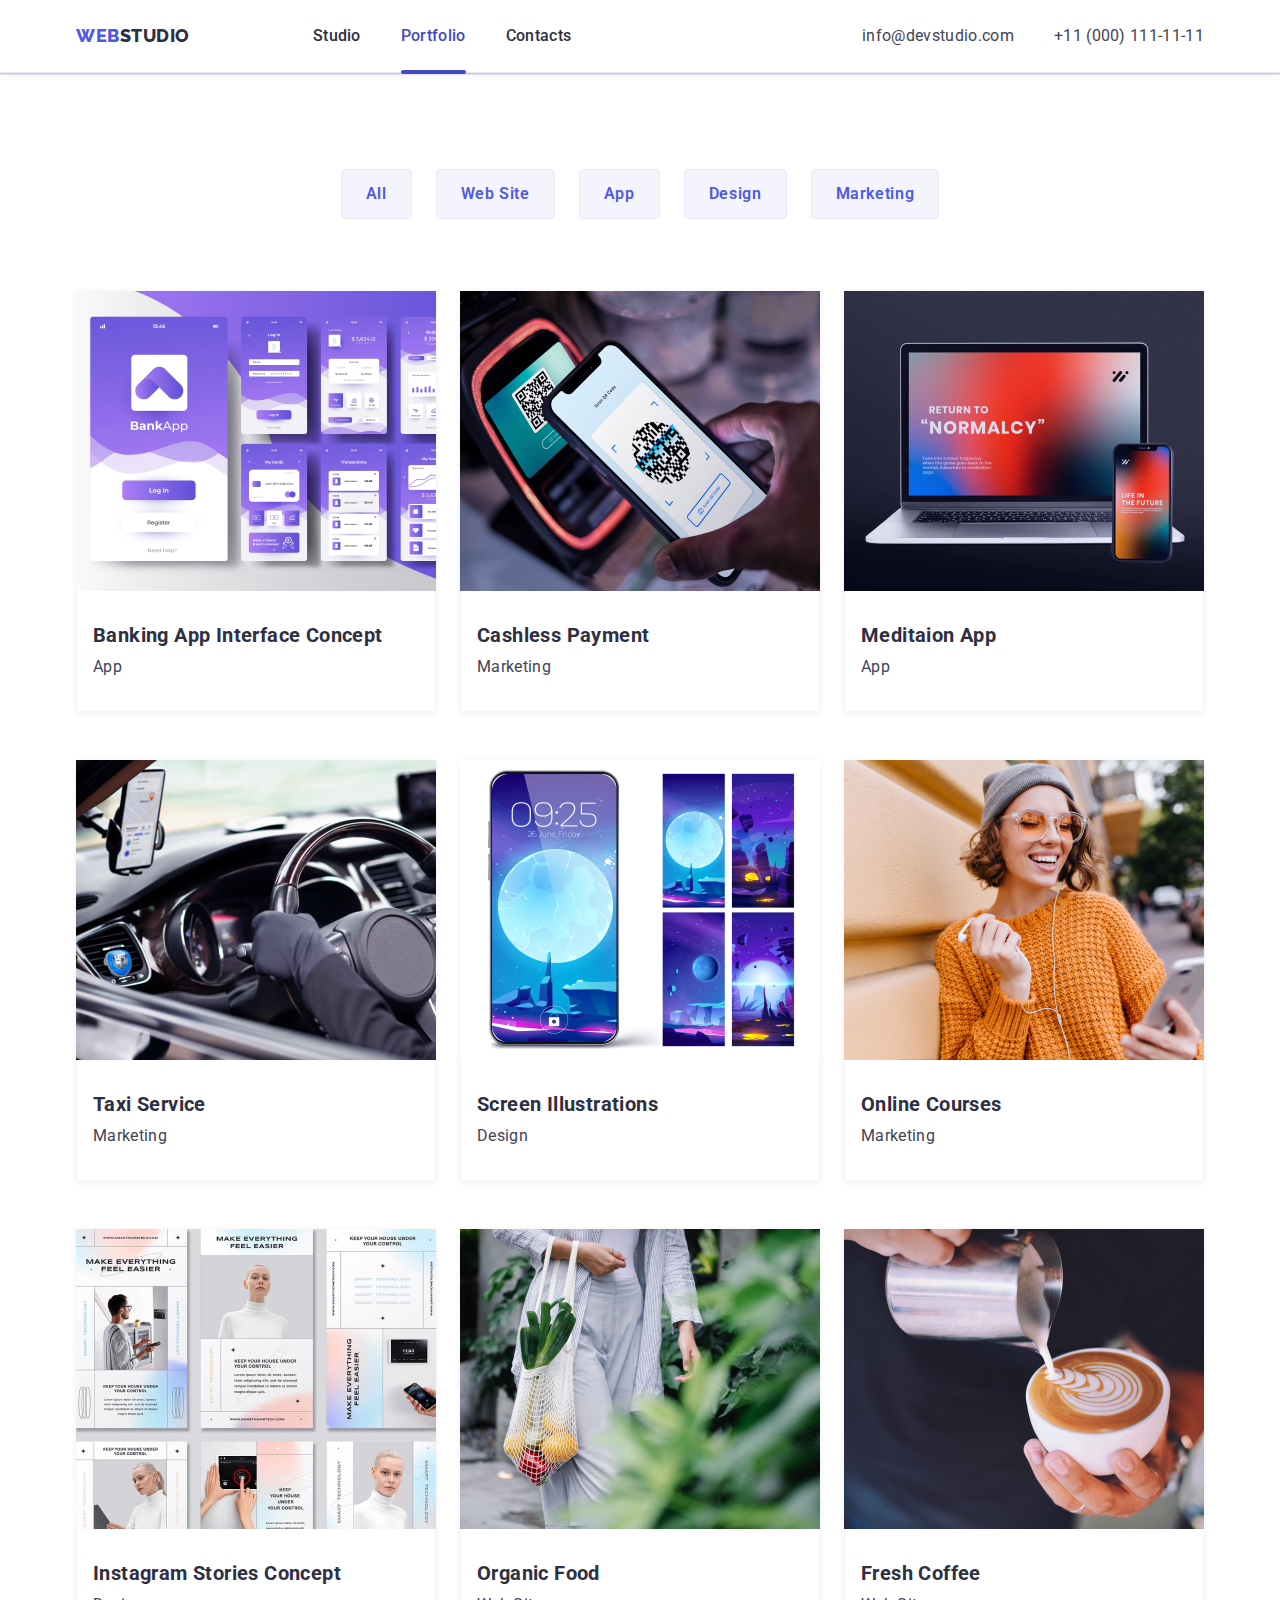
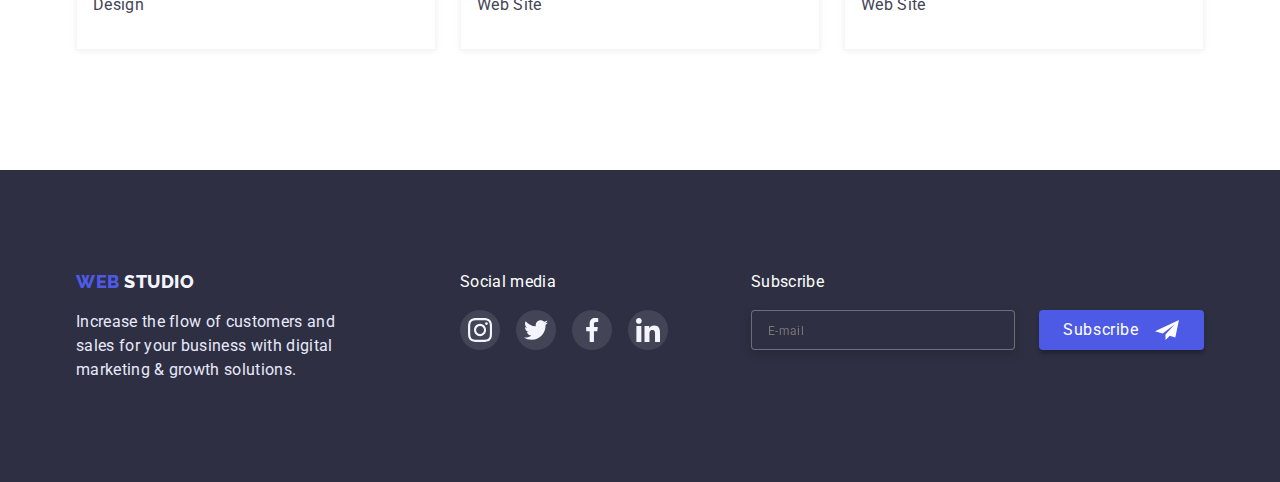
<file: portfolio.html>
<!DOCTYPE html>
<html lang="en">
	<head>
		<meta charset="UTF-8" />
		<meta http-equiv="X-UA-Compatible" content="IE=edge" />
		<meta name="viewport" content="width=device-width, initial-scale=1.0" />
		<title>Portfolio</title>
		
		<link rel="preconnect" href="https://fonts.googleapis.com" />
		<link rel="preconnect" href="https://fonts.gstatic.com" crossorigin />
		<link href="https://fonts.googleapis.com/css2?family=Raleway:wght@800&family=Roboto:wght@400;500;700;900&display=swap" rel="stylesheet"/>
		<link rel="stylesheet" href="https://cdnjs.cloudflare.com/ajax/libs/modern-normalize/1.0.0/modern-normalize.min.css"/>
		<link rel="stylesheet" href="./css/styles.css" />
	</head>
	<body>
		<!-- Шапка страницы -->
			<header class="page-header">
			<div class="container header-container">				
				<nav class="navigation">
					<a class="logo" href="./index.html">
						<span class="logo-blue">web</span>studio
					</a>
							<ul class="site-nav list">
						<li class="item"><a href="./index.html" class="link">Studio</a></li>
						<li class="item"><a href="./portfolio.html" class="item-index link link-current">Portfolio</a></li>
						<li class="item"><a href="" class="link">Contacts</a></li>
							</ul>
				</nav>
				<button type="button" 
				class="menu-toggle js-open-menu" 
				aria-expanded="false"
        		aria-controls="mobile-menu">
				<svg class="menu-hamburger" width="32" height="22">
            <use href="./image/icons.svg#menu-hamburger"></use></svg>
        </button>
		<ul class="menu">
						<li class="item"><a href="./index.html" class="link">Studio</a></li>
						<li class="item"><a href="./portfolio.html" class="item-index link active">Portfolio</a></li>
						<li class="item"><a href="" class="link">Contacts</a></li>
        </ul>
			<ul class="menu menu-contacts">
				<li class="contacts-list"><a href="mailto:info@devstudio.com" class="contacts-item">info@devstudio.com</a></li=i>
				<li class="contacts-list"><a href="tel:+110001111111" class="contacts-item">+11 (000) 111-11-11</a></li=i>
			</ul>
			</div>
		</header>
		<!-- Основная информация -->
		<main>
			<h1 class="hidden">Portfolio</h1>
			<!-- Фильтр -->
			<section class="port-sect section">	
				<div class="container">	
				<ul class="port-list list">
					<li class="but-item"><button class="port-button" type="button">All</button></li>
					<li class="but-item"><button class="port-button" type="button">Web Site</button></li>
					<li class="but-item"><button class="port-button" type="button">App</button></li>
					<li class="but-item"><button class="port-button" type="button">Design</button></li>
					<li class="but-item"><button class="port-button" type="button">Marketing</button></li>
				</ul>
				<ul class="port-work list">
					<li class="port-item">
						<a class="port-link" href="#">
						<div class="overlay-cont">
						<img src="./image/app1.jpg" alt="Banking App" width="360" />
						<p class="overlay-text">
                    14 Stylish and User-Friendly App Design Concepts · Task
                    Manager App · Calorie Tracker App · Exotic Fruit Ecommerce
                    App · Cloud Storage App</p>
						</div>
						<div class="list-ready"><h2 class="port-title ">Banking App Interface Concept</h2>
						<p>App</p>
							</div>
						</a>
					</li>
					<li class="port-item">
						<a class="port-link" href="#">
							<div class="overlay-cont">
						<img src="./image/marketing2.jpg" alt="Cashless Payment" width="360" />
						<p class="overlay-text">
                    14 Stylish and User-Friendly App Design Concepts · Task
                    Manager App · Calorie Tracker App · Exotic Fruit Ecommerce
                    App · Cloud Storage App</p>
						</div>
						<div class="list-ready"><h2 class="port-title ">Cashless Payment</h2>
						<p>Marketing</p>
						</div>
						</a>
					</li>
					<li class="port-item">
						<a class="port-link" href="#">
							<div class="overlay-cont">
						<img src="./image/app3.jpg" alt="Meditaion App" width="360" />
						<p class="overlay-text">
                    14 Stylish and User-Friendly App Design Concepts · Task
                    Manager App · Calorie Tracker App · Exotic Fruit Ecommerce
                    App · Cloud Storage App</p>
						</div>
						<div class="list-ready"><h2 class="port-title ">Meditaion App</h2>
						<p>App</p>
						</div>
						</a>
					</li>
					<li class="port-item">
						<a class="port-link" href="#">
							<div class="overlay-cont">
						<img src="./image/marketing4.jpg" alt="Taxi Service" width="360" />
						<p class="overlay-text">
                    14 Stylish and User-Friendly App Design Concepts · Task
                    Manager App · Calorie Tracker App · Exotic Fruit Ecommerce
                    App · Cloud Storage App</p>
						</div>
						<div class="list-ready"><h2 class="port-title ">Taxi Service</h2>
						<p>Marketing</p>
						</div>
						</a>
					</li>
					<li class="port-item">
						<a class="port-link" href="#">
							<div class="overlay-cont">
						<img src="./image/design5.jpg" alt="Screen Illustrations" width="360" />
						<p class="overlay-text">
                    14 Stylish and User-Friendly App Design Concepts · Task
                    Manager App · Calorie Tracker App · Exotic Fruit Ecommerce
                    App · Cloud Storage App</p>
						</div>
						<div class="list-ready"><h2 class="port-title ">Screen Illustrations</h2>
						<p>Design</p>
						</div>
						</a>
					</li>
					<li class="port-item">
						<a class="port-link" href="#">
							<div class="overlay-cont">
						<img src="./image/marketing6.jpg" alt="Online Courses" width="360" />
						<p class="overlay-text">
                    14 Stylish and User-Friendly App Design Concepts · Task
                    Manager App · Calorie Tracker App · Exotic Fruit Ecommerce
                    App · Cloud Storage App</p>
						</div>
						<div class="list-ready"><h2 class="port-title ">Online Courses</h2>
						<p>Marketing</p>
						</div>
						</a>
					</li>
					<li class="port-item">
						<a class="port-link" href="#">
							<div class="overlay-cont">
						<img src="./image/design7.jpg" alt="Instagram Stories Concept" width="360" />
						<p class="overlay-text">
                    14 Stylish and User-Friendly App Design Concepts · Task
                    Manager App · Calorie Tracker App · Exotic Fruit Ecommerce
                    App · Cloud Storage App</p>
						</div>
						<div class="list-ready"><h2 class="port-title ">Instagram Stories Concept</h2>
						<p>Design</p>
						</div>
						</a>
					</li>
					<li class="port-item">
						<a class="port-link" href="#">
							<div class="overlay-cont">
						<img src="./image/web8.jpg" alt="Organic Food" width="360" />
						<p class="overlay-text">
                    14 Stylish and User-Friendly App Design Concepts · Task
                    Manager App · Calorie Tracker App · Exotic Fruit Ecommerce
                    App · Cloud Storage App</p>
						</div>
						<div class="list-ready"><h2 class="port-title ">Organic Food</h2>
						<p>Web Site</p>
						</div>
						</a>
					</li>
					<li class="port-item">
						<a class="port-link" href="#">
							<div class="overlay-cont">
						<img src="./image/web9.jpg" alt="Fresh Coffee" width="360" />
						<p class="overlay-text">
                    14 Stylish and User-Friendly App Design Concepts · Task
                    Manager App · Calorie Tracker App · Exotic Fruit Ecommerce
                    App · Cloud Storage App</p>
						</div>
						<div class="list-ready"><h2 class="port-title ">Fresh Coffee</h2>
						<p>Web Site</p>
						</div>
						</a>
					</li>
				</ul>
				</div>
			</section>
		</main>
		<footer class="footer section">
			<div class="container footer-container">
				<div class="footer-center-tablet">
				<div class="footer-logo-info mrg-no">
			<a class="logo no-padding" href="./index.html">
				<span class="logo-blue">web</span>
				studio
			</a>
			<p class="text">
				Increase the flow of customers and sales for your business with digital marketing & growth solutions.
			</p>
			</div>
			<div class="footer-social mrg-no">
				<p class="footer-social-title">Social media</p>
				<ul class="footer-social-list list">
					<li class="footer-icon-item">
									<a class="footer-icon" href="https://www.instagram.com/">
										<svg class="svg-item" width="24" height="24">
											<use href="./image/icons.svg#icon-instagram"></use>	
										</svg>
									</a>
								</li>
								<li class="footer-icon-item">
									<a class="footer-icon" href="https://www.twitter.com/">
										<svg class="svg-item" width="24" height="24">
											<use href="./image/icons.svg#icon-twitter"></use>	
										</svg>
									</a>
								</li>
								<li class="footer-icon-item">
									<a class="footer-icon" href="https://www.facebook.com/">
										<svg class="svg-item" width="24" height="24">
											<use href="./image/icons.svg#icon-facebook"></use>	
										</svg>
									</a>
								</li>
								<li class="footer-icon-item">
									<a class="footer-icon" href="https://www.linkedin.com/">
										<svg class="svg-item" width="24" height="24">
											<use href="./image/icons.svg#icon-linkedin"></use>	
										</svg>
									</a>
								</li>	
				</ul>
			</div>
			</div>
			<div class="subscribe-container">
				<p class="footer-social-title">Subscribe</p>
				<form class="subscribe">
					<input class="input-footer" type="mail" name="email" placeholder="E-mail" required>
					<button class="subscribe-button" type="submit">Subscribe
						<svg class="subscribe-icon" width="24" height="24">
							<use class="subscribe-icon-item" href="./image/icons.svg#icon-footer-envelope"></use>
						</svg>						
					</button>
				</form>
			</div>
		</footer>
		<script src="./modal.js"></script>
	</body>
	</html>
</file>
<file: css/styles.css>
*,
*::before,
*::after {
	box-sizing: border-box;
}

h1,
h2,
h3,
h4,
h5,
h6 {
	margin: 0;
	padding: 0;
}

img {
	display: block;
	max-width: 100%;
	height: auto;
}

.text {
	line-height: 1.5;
	letter-spacing: 0.02em;
}

.list {
	list-style: none;
	margin: 0;
	padding: 0;
}

.link {
	text-decoration: none;
}

.item {
	margin-top: 24px;
	margin-bottom: 24px;
}

p {
	margin: 0;
	padding: 0;
	line-height: 1.5;
	letter-spacing: 0.02em;
}

:root {
	--background-footer-color: #2e2f42;
	--background-primary-color: #ffffff;
	--background-secondary-color: #f4f4fd;
	--title-text-color: #2e2f42;
	--primary-text-color: #434455;
	--accent-color: #e7e9fc;
	--primary-brand-click: #4d5ae5;
	--pressed-state: #404bbf;
}

.hidden,
.section-title-hidden {
	position: absolute;
	width: 1px;
	height: 1px;
	margin: -1px;
	border: 0;
	padding: 0;
	white-space: nowrap;
	clip-path: inset(100%);
	clip: rect(0 0 0 0);
	overflow: hidden;
}

body {
	background-color: var(--background-primary-color);
	color: var(--primary-text-color);
	font-family: Roboto, serif;
	font-size: 16px;
	letter-spacing: 0.02em;
}

.container {
	width: 100%;
	padding-left: 15px;
	padding-right: 15px;
	margin-left: auto;
	margin-right: auto;
}

@media screen and (min-device-pixel-ratio: 2) and (max-width: 767px), 
screen and (min-resolution: 192dpi) and (max-width: 767px), 
screen and (min-resolution: 2dppx) and (max-width: 767px){
.overlay {
    background-image: linear-gradient( to right, rgba(46, 47, 66, 0.7), rgba(46, 47, 66, 0.7) ), url(..//image/mobile-header@2x.jpg);
}
}


@media screen and (min-width: 480px) {
	.container {
	width: 480px;
	}
	.overlay {
    background-image: linear-gradient( to right, rgba(46, 47, 66, 0.7), rgba(46, 47, 66, 0.7) ), url(..//image/tablet-header@2x.jpg);
}

.footer-logo-info.mrg-no {
	text-align: center;
}
}

@media screen and (min-width: 768px) {
	.container {
    width: 766px;
	}


	.footer-logo-info.mrg-no {
	text-align: left;
}

.main-nav, .header-container {
    display: flex;
    align-items: center;
}

.logo {
    margin-right: 123px;
}

.menu .item:not(:last-child) {
    margin-right: 40px;
}

.item {
	margin: 0;
}


	.hero-title {
	margin-bottom: 40px;
    width: 496px;
    font-size: 56px;
    line-height: 1.07;
}

.menu.menu-contacts {
	margin-left: auto;
	display: block;
	color: var(--primary-text-color);
    text-decoration: none;
    font-size: 12px;
    line-height: 1.33;
    letter-spacing: 0.04em;
    transition: color 250ms cubic-bezier(0.4, 0, 0.2, 1)
}


.contacts-item {
	text-decoration: none;
	color: var(--primary-text-color);

	transition: color 250ms cubic-bezier(0.4, 0, 0.2, 1);

}
.contacts-item:active,
.contacts-item:hover,
.contacts-item:focus {
	color: var(--pressed-state)
}





	.advantages-list {
	display: flex;
    flex-wrap: wrap;
    gap: 24px;
    row-gap: 64px;
	}

	.advantages-list-item {
		width: calc((100% - 24px) / 2);
	}

	.team-list {
		justify-content: center;
		display: flex;
    	flex-wrap: wrap;
    	gap: 24px;
    	row-gap: 64px;		
		}

	.team-item {
	width: 264px;
	
	}


	.section .container .title {
		text-align: start ;
	}

	.menu-container {
		display: none;
	}

	.customers-list {
	display: flex;
    flex-wrap: wrap;
    gap: 24px;
    row-gap: 72px;
	justify-content: center;

}

.customers-list-item {
	width: 168px;
}

.footer-center-tablet {
	display: flex;
}

.footer-logo-info {
	margin-right: 24px;
	text-align: left;
}

.logo.no-padding {
	padding: 0;
}

.subscribe {
	display: flex;
}

.input-footer {
	width: 264px;
    height: 40px;
    font-size: 12px;
    padding: 8px 16px;
	margin-right: 24px;
    border: 1px solid rgba(255, 255, 255, 0.3);
    background-color: transparent;
    border-radius: 4px;
    color: var(--background-primary-color);
}




@media screen and (min-width: 768px) and (max-width: 1199px) {
.footer-container {
    width: 582px;
	margin: auto;
    flex-wrap: wrap;	
	
}

.contacts-list:first-child {
    margin-bottom: 4px;
}

	.footer-center-tablet {
	margin-bottom: 72px;
}

}



}

@media screen and (min-device-pixel-ratio: 2) and (min-width: 1200px), 
screen and (min-resolution: 192dpi) and (min-width: 1200px), 
screen and (min-resolution: 2dppx) and (min-width: 1200px) {
.overlay {
    background-image: linear-gradient( to right, rgba(46, 47, 66, 0.7), rgba(46, 47, 66, 0.7) ), url(..//image/header@2x.jpg);
}
}



@media screen and (min-width: 1200px) {
	.container {
    width: 1158px;
	}

	.menu-container {
		display: none;
	}

.menu.menu-contacts {
	display: flex;
}
.contacts-list:not(:last-child) {
    margin-right: 40px;
}

.contacts-item {
	font-size: 16px;
    line-height: 1.5;
    letter-spacing: 0.02em;
	color: var(--primary-text-color);
}

.hero {
    padding-top: 188px;
    padding-bottom: 188px;
}

.overlay {
    max-width: 1440px;
    background-image: linear-gradient( to right, rgba(46, 47, 66, 0.7), rgba(46, 47, 66, 0.7) ), url(..//image/header.jpg);
    background-size: cover;
    background-position: center;
}

.advantages-list {
	row-gap: 48px;	
}

.advantages-list-item {
	width: calc((100% - 72px) / 4);
}

.adv-icon-item {
	max-width: 100%;
    height: 112px;
}

.section .title {
	font-weight: 500;
    font-size: 20px;
    line-height: 1.2;
}

.advantages-text {
    font-weight: 400;
}

.footer.section {
	padding-top: 100px;
	padding-bottom: 100px;
}

.section.sec-doing {
	padding-top: 0;
}

.footer-container {
	display: flex;
	justify-content: space-between;
}

.footer-logo-info .logo {
	padding: 0;
	}

.footer-logo-info.mrg-no {
    margin-right: 120px;
	margin-bottom: 0;
	text-align: left;
	
	
}


.footer-social.mrg-no {
	margin-bottom: 0;
}






}


.section {
	padding-top: 120px;
	padding-bottom: 120px;
}
@media screen and (max-width: 1199px) {
.section {
    padding-top: 96px;
    padding-bottom: 96px;
}
.hero {
	padding-top: 112px;
	padding-bottom: 112px;
}

.adv-icon-item {
	display: none;	
	margin-bottom: 8px;
}
.advantages-list-item.adv.icon {
	display: none;
	margin-bottom: 8px;
}

.section .title {
	font-size: 36px;
}

.advantages-text {
    font-weight: 500;
}

.section.sec-doing{
	display: none;
}




}

@media screen and (max-width: 767px) {
.header-container {
	justify-content: space-between;
}

.hero-title {
	margin-bottom: 72px;
	font-size: 36px;
}

.advantages-list-item:not(:last-child){
	margin-bottom: 72px;
}
.customers-list {
	display: flex;
    flex-wrap: wrap;
    gap: 16px;
    row-gap: 72px;

}

.customers-list-item {
	width: calc((100% - 16px) / 2);
}

.team-item:not(:last-child) {
	margin-bottom: 72px;
}

.footer-social-title {
	text-align: center;
	margin-bottom: 72px;
}

.input-footer {
	width: 100%;
	margin-bottom: 16px;
}

.mobile-menu-container {
    display: flex;
    flex-direction: column;
    min-height: 796px;
    justify-content: space-between;
    padding-top: 80px;
    padding-right: 40px;
    padding-bottom: 40px;
    padding-left: 40px;	
}

.team-item {
	margin-right: auto;
	margin-left: auto;
}

.subscribe-button {
	margin-left: auto;
	margin-right: auto;
}

}

.page-header {
	background-color: var(--background-primary-color);
	border-bottom: 1px solid #e7e9fc;
	box-shadow: 0px 2px 1px rgb(46 47 66 / 8%), 0px 1px 1px rgb(46 47 66 / 16%), 0px 1px 6px rgb(46 47 66 / 8%);
	padding-top: 24px;
	padding-bottom: 24px;
}

.mobile-menu-open {
    background-color: transparent;
    border: none;
    padding: 0;
    height: 22px;
    cursor: pointer;
}

.menu-hamburger {
    stroke: var(--background-footer-color);
}

.header-container {
	display: flex;
	align-items: center;
}

.container .logo {
	text-decoration: none;
	text-transform: uppercase;
	color: #2e2f42;
	font-family: "Raleway";
	font-style: normal;
	font-weight: 800;
	font-size: 18px;
	line-height: 1.33;
	letter-spacing: 0.03em;
}
.container .logo-blue {
	color: #4d5ae5;
}
.link-current {
	color: var(--pressed-state);
}

/* Site nav */
.navigation {
	/* margin-left: 77px; */
}

.site-nav {
	display: none;
}

.site-nav .item + .item {
	margin-left: 40px;
}

.site-nav .link {
	color: #2e2f42;
}

.site-nav .link:hover,
.site-nav .link:focus {
	color: var(--pressed-state);
}

.site-nav .link:active {
	color: var(--primary-brand-click);
}

.site-nav a {
	text-decoration: none;
	font-weight: 700;
	font-size: 16px;
	line-height: 1.5;
	letter-spacing: 0.02em;

	transition: color 250ms cubic-bezier(0.4, 0, 0.2, 1);
}




.item-index {
	position: relative;
	padding-top: 25px;
	padding-bottom: 27px;
	text-decoration: none;
	font-weight: 500;
    letter-spacing: 0.02em;
	color: var(--background-footer-color);
}

.item-index.link.active {
	color: var(--pressed-state);
}

.item-index::after {
	content: "";
	position: absolute;
	left: 0;
	bottom: -2px;
	display: block;
	width: 100%;
	height: 4px;
	background-color: var(--pressed-state);
	border-radius: 4px;
}

.auth-nav {
	display: none;
	margin-left: auto;
}

.auth-nav .item + .item {
	margin-left: 40px;
}

.auth-nav a {
	text-decoration: none;
	color: rgba(67, 68, 85, 1);
	font-weight: 400;
	font-size: 16px;
	line-height: 1.5;
	letter-spacing: 0.02em;

	transition: color 250ms cubic-bezier(0.4, 0, 0.2, 1);
}
.auth-nav a:hover,
.auth-nav a:focus {
	color: var(--pressed-state);
}

/* Hero */
.hero {
	background-color: var(--background-footer-color);
	text-align: center;
	margin-left: auto;
	margin-right: auto;
	/* max-width: 1440px;
	height: 600px; */
	/* background-image: linear-gradient(rgba(46, 47, 66, 0.7), rgba(46, 47, 66, 0.7)), url("../image/mobile-header.jpg"); */
	background-size: cover;
	background-position: center;
	background-repeat: no-repeat;
}


.hero-title {
	/* width: 319px; */
	margin-left: auto;
	margin-right: auto;
	/* margin-bottom: 72px; */
	color: var(--background-primary-color);
	font-weight: 700;
	/* font-size: 36px; */
	line-height: 1.07;
	letter-spacing: 0.02em;
}


/* Mobile menu */

.menu {
	display: flex;
	padding: 0;	
	margin: 0;
	list-style: none;

}

@media (max-width: 767px) {
	.menu {
    display: none;
	}

	.footer-logo-info {
	margin-bottom: 72px;
	text-align: center;
}

	.footer-center-tablet {
	margin-bottom: 72px;
}

}

.menu .link {
	text-decoration: none;
	color: var(--background-footer-color);
	font-weight: 500;

	transition: color 250ms cubic-bezier(0.4, 0, 0.2, 1);

}

.menu .link:hover,
.menu .link:focus {
	text-decoration: none;
	color: var(--pressed-state);

}

.menu-toggle {
  /* min-height: 40px;
  min-width: 40px; */
  display: flex;
  align-items: center;
  justify-content: center;

  margin: 0;
  padding: 0;
  background-color: transparent;
  cursor: pointer;
  border: none;
  border-radius: 50%;
  outline: none;
}

@media (min-width: 768px) {
  .menu-toggle {
    display: none;
  }
}

.menu-toggle:hover,
.menu-toggle:focus {
  background-color: rgba(0, 0, 0, 0.1);
}

.menu-container {
position: fixed;
top: 0;
left: 0;
width: 100vw;
height: 100vh;
background-color: #ffffff;
z-index: 999;
overflow-y: scroll;

transform: translateX(100%);
transition: transform 250ms ease-in-out;
}

.menu-container.is-open {
transform: translateX(0);
}

.menu-container .menu-toggle {
	position: absolute;
	top: 40px;
	right: 40px;
	color: #fff;
}

.mobile-menu {
	padding: 0;
	margin: 0;
	list-style: none;
	text-decoration: none;
	margin-bottom: 48px;
}

.mobile-menu-link {
	display: block;
	text-decoration: none;

	font-weight: 700;
    font-size: 36px;
    line-height: 1.11;
    letter-spacing: 0.02em;
    color: var(--background-footer-color);
    transition: color 250ms cubic-bezier(0.4, 0, 0.2, 1),
}

.mobile-menu-link:active,
.mobile-menu-link:hover,
.mobile-menu-link:focus {
	color: var(--pressed-state)
}

.mobile-menu .mobile-item:not(:last-child) {
    margin-bottom: 40px; 
}

.mobile-item-mail {
	text-decoration: none;	
	font-weight: 500;
    font-size: 20px;
    line-height: 1.2;
    letter-spacing: 0.02em;
}

.mobile-item-mail .link {
	color: var(--primary-text-color)
}

.mobile-social .mobile-menu-link {
	color: var(--primary-brand-click);
}

.mobile-icon-list {
	display: flex;	
}

.mobile-icon-list .team-icon-item:not(:last-child) {
    margin-right: 56px;
}

.mobile-menu-link.link-current {
	color: var(--pressed-state);
}

@media screen and (max-width: 433px){
.mobile-menu-link.number-tel {
    font-size: 24px;
}

.mobile-icon-list .team-icon-item:not(:last-child) {
    margin-right: 24px;
}

.modal {
    max-width: 100%;
}
}

@media screen and (max-width: 480px){
.overlay {
    background-image: linear-gradient( to right, rgba(46, 47, 66, 0.7), rgba(46, 47, 66, 0.7) ), url(..//image/tablet-header@2x.jpg);
}
.footer-logo-info.mrg-no {
    text-align: center;
}
}
/* Modal */

.backdrop.is-hidden {
	opacity: 0;
	pointer-events: none;
	visibility: hidden;
}

.backdrop {
	position: fixed;
	top: 0;
	left: 0;
	width: 100%;
	height: 100%;
	overflow-y: scroll;
	background-color: rgba(46, 47, 66, 0.4);
	opacity: 1;
	transition: opacity 250ms cubic-bezier(0.4, 0, 0.2, 1),
				visibility 250ms cubic-bezier(0.4, 0, 0.2, 1)
}

.backdrop.is-hidden .modal {
	transform: translate(-50%, -50%) scale(0.8);
}

.modal {
	position: absolute;
	top: 50%;
	left: 50%;	

	min-height: 584px;
	width: 408px;
	padding: 72px 24px 24px 24px;

	background: #fcfcfc;
	box-shadow: 0px 1px 1px rgba(0, 0, 0, 0.14), 0px 1px 3px rgba(0, 0, 0, 0.12),
    0px 2px 1px rgba(0, 0, 0, 0.2);
	border-radius: 4px;

	transform: translate(-50%, -50%) scale(1);
	transition: transform 250ms cubic-bezier(0.4, 0, 0.2, 1)
}

.modal-close {
	position: absolute;
	top: 24px;
	right: 24px;
	display: flex;
	justify-content: center;
	align-items: center;
	width: 24px;
	height: 24px;
	padding: 0;	
	border-radius: 50%;
	background-color: var(--accent-color);
	border: 1px solid rgba(0, 0, 0, 0.1);
	cursor: pointer;

	transition: border-color 250ms cubic-bezier(0.4, 0, 0.2, 1),
    background-color 250ms cubic-bezier(0.4, 0, 0.2, 1);
}

.modal-close:active,
.modal-close:hover,
.modal-close:focus {
	border-color: var(--primary-brand-click);
	background-color: var(--primary-brand-click);
	fill: var(--background-primary-color);
}

.modal-close:active .icon-modal-close,
.modal-close:hover .icon-modal-closen,
.modal-close:focus .icon-modal-close {
	fill: var(--background-primary-color);
}

.modal-form {
	display: flex;
	flex-direction: column;
}

.modal-data-title {
	margin-bottom: 14px;
	text-align: center;
	font-family: "Roboto";
	font-weight: 500;
	font-size: 16px;
	line-height: 1.5;
	letter-spacing: 0.02em;
	color: rgba(46, 47, 66, 1);
}

.modal-form-fild {
	margin-bottom: 8px;
}

.modal-form-field:last-of-type {
	margin-bottom: 16px;
}

.modal-form-input {
	width: 100%;
	height: 40px;
	font-size: 12px;
	border: 1px solid rgba(33, 33, 33, 0.2);
	color: var(--primary-text-color);
	border-radius: 4px;
	padding-left: 38px;
	padding-right: 19px;
	outline: none;

	transition: border-color 250ms cubic-bezier(0.4, 0, 0.2, 1);
}

.modal-form-input:focus {
	border-color: var(--primary-brand-click);
}

.modal-form-input-icon {
	position: absolute;
	top: 50%;
	left: 19px;
	transform: translateY(-50%);
	fill: var(--background-footer-color);
	transition: fill 250ms cubic-bezier(0.4, 0, 0.2, 1);
}
.modal-form-input:focus + .modal-form-input-icon {
	fill: var(--primary-brand-click);
}

.modal-form-mesage {
	resize: none;
	width: 100%;
	height: 120px;
	font-size: 12px;
	padding: 8px 16px;
	border-radius: 4px;
	border: 1px solid rgba(33, 33, 33, 0.2);
	outline: none;

	transition: border-color 250ms cubic-bezier(0.4, 0, 0.2, 1);
}

.modal-form-mesage:focus {
	border-color: var(--primary-brand-click);
}

.modal-form-mesage::placeholder {
	font-size: 12px;
	line-height: 1.3;
	letter-spacing: 0.04em;
	color: rgba(117, 117, 117, 0.5);
}

.modal-form-message:focus::placeholder {
	opacity: 0;
}

.text-body-modal {
	text-align: center;
	letter-spacing: 0.02em;
	margin-bottom: 16px;
	font-weight: 500;
	font-size: 16px;
	line-height: 1.5;
	color: #2e2f42;
}

.modal-form-input-desc {
	display: flex;
	align-items: center;
	margin-bottom: 4px;
	font-size: 12px;
	line-height: 1.3;
	letter-spacing: 0.04em;
	color: #8e8f99;
	gap: 8px;
}

.modal-form-input-wrapper {
	position: relative;
	display: flex;
	align-items: center;
	gap: 6px;
} 

.modal-form-check-desc {
	display: flex;
	align-items: center;
	font-weight: 400;
	font-size: 12px;
	line-height: 1.3;
	letter-spacing: 0.04em;
	color: #757575;
	margin-bottom: 24px;
	border: none;
}
.modal-form-check-desc::before {
	display: block;
	border: 1.25px solid #2e2f42;
	width: 16px;
	height: 16px;
	border-radius: 2px;
	content: "";
	cursor: pointer;
	margin-right: 8px;
}
.modal-form-check:checked + .modal-form-check-desc::before {
	background-color: var(--primary-brand-click);
	background-image: url(../image/checkbox.svg);
	border: none;
}

.privacy_polic {
	font-weight: 400;
	font-size: 12px;
	line-height: 1.3;
	letter-spacing: 0.04em;
	color: rgba(77, 90, 229, 1);
}
.modal-form-submit {
	min-width: 169px;
	align-self: center;
	padding: 16px 32px 16px 32px;
	border-radius: 4px;
	border: none;
	font-weight: 500;
	font-size: 16px;
	line-height: 1.5;
	letter-spacing: 0.04em;
	background-color: var(--primary-brand-click);
	color: #fff;
	border-color: transparent;
	cursor: pointer;

	filter: drop-shadow(0px 4px 4px rgba(0, 0, 0, 0.15));

	transition: background-color 250ms cubic-bezier(0.4, 0, 0.2, 1);
}
.modal-form-submit:hover,
.modal-form-submit:focus {
	background-color: var(--pressed-state);
}



.button {
	margin: 0 auto;
	cursor: pointer;
	appearance: none;
	width: 169px;
    height: 56px;
	border: 0;
	border-radius: 5px;
	color: #fff;
	background-color: #4d5ae5;
	font-family: "Roboto";
	font-weight: 500;
	font-size: 16px;
	line-height: 1.19;
	letter-spacing: 0.04em;
	text-decoration: none;
	gap: 10px;

	filter: drop-shadow(0px 4px 4px rgba(0, 0, 0, 0.15));

	transition: background-color 250ms cubic-bezier(0.4, 0, 0.2, 1);
}

.button:hover {
	background-color: var(--pressed-state);
	box-shadow: 0px 1px 6px rgba(46, 47, 66, 0.08), 0px 1px 1px rgba(46, 47, 66, 0.16), 0px 2px 1px rgba(46, 47, 66, 0.08);
}

.button:focus {
	background-color: var(--pressed-state);
	box-shadow: 0px 4px 4px rgba(0, 0, 0, 0.15);
}

/* Section */

.section .title,
.section-secondary .title {
	color: var(--title-text-color);
	text-align: center;
	line-height: 1.2;
	letter-spacing: 0.02em;
	text-transform: capitalize;
	margin: 0;
	margin-bottom: 8px;
	padding: 0;
}

.section-title {
	color: var(--title-text-color);
	font-size: 36px;
	margin-bottom: 72px;
	line-height: 1.11;
	text-align: center;
	letter-spacing: 0.02em;
	text-transform: capitalize;
}



/* Advantages */

.advantages-list.title {
	color: var(--title-text-color);
	margin-bottom: 8px;
}

.advantages-list {
	/* display: flex; */
	/* column-gap: 20px; */
}

.advantages-text {
    font-size: 16px;
	color: var(--primary-text-color)
}



.adv-icon {
	display: flex;
	justify-content: center;
	align-items: center;
	/* width: 264px;
	height: 112px; */
	border-radius: 4px;
	background-color: #f4f4fd;
	margin-bottom: 8px;
}

.adv-icon-item {
	/* width: 64px;
	height: 64px; */
}

.doing {
	display: flex;
}

/* .sec-doing {
	padding-bottom: 120px;
} */

.doing .doing-item + .doing-item {
	margin-left: 24px;
}

.section-secondary{
	background-color: #f4f4fd;	
}

.section-secondary+.section-title {
	margin-bottom: 72px;
}

.team-list {
	/* display: flex;
	justify-content: center; */
}

.our-team-title {
	font-weight: 500;
    font-size: 20px;
    line-height: 1.2;
	color: var(--background-footer-color);
}

.team-item {
	width: 264px;
	text-align: center;
	/* margin-right: auto;
	margin-left: auto; */
	background-color: #ffffff;
	box-shadow: 0px 1px 6px rgba(46, 47, 66, 0.08), 0px 1px 1px rgba(46, 47, 66, 0.16), 0px 2px 1px rgba(46, 47, 66, 0.08);
	border-radius: 0px 0px 4px 4px;
}

/* .team-item:not(:last-child) {
	margin-bottom: 72px;
} */

/* .team-item:last-child {
	margin-right: 0px;
} */

.person-card-title {
	padding-top: 32px;
	padding-bottom: 32px;
}

.person-description {
	margin-top: 8px;
	font-weight: 400;
	color: var(--primary-text-color);
}

.icon-list {
	display: flex;
	justify-content: center;
	align-items: center;
	/* height: 48px; */
	margin-top: 8px;
	gap: 24px;
}


.team-icon {
	width: 40px;
	height: 40px;
	display: flex;
	align-items: center;
	justify-content: center;
	background-color: var(--primary-brand-click);
	border-radius: 50%;

	transition: background-color 250ms cubic-bezier(0.4, 0, 0.2, 1);
}

.team-icon:hover,
.team-icon:focus,
.team-icon:active {
	background-color: var(--pressed-state);
}

/* Customers */



/* .section-customers {
	padding: 120px 0 120px 0;
} */

.customers-link {
	display: flex;
	justify-content: center;
	align-items: center;
	/* width: 168px; */
	height: 88px;
	border: solid 1px currentColor;
	border-radius: 4px;
	color: #8e8f99;

	transition: color 250ms cubic-bezier(0.4, 0, 0.2, 1);
}

.customers-link:hover,
.customers-link:focus {
	color: #4d5ae5;
}

.customers-icon {
	fill: currentColor;
}

/* Footer */
.footer {
	background-color: var(--background-footer-color);
}

.footer .container {
	/* display: flex;
	align-items: baseline; */
}

.footer .text {
	color: #e7e9fc;
	width: 264px;
	margin-top: 16px;
	margin-left: auto;
	margin-right: auto;
	text-align: start;
}

.footer .logo {
	text-decoration: none;
	text-transform: uppercase;
	color: #f4f4fd;
	font-family: "Raleway";
	font-style: normal;
	font-weight: 800;
	font-size: 18px;
	line-height: 1.33;
	letter-spacing: 0.03em;
}
.footer .logo-blue {
	color: #4d5ae5;
}

.footer-logo-info {
	text-align: left;
	/* margin-bottom: 72px; */
}

.footer-social {
	/* margin-left: 120px; */
	/* margin-bottom: 72px; */
}

.footer-social-title {
	color: #ffffff;
	font-weight: 500px;
	font-size: 16px;
	line-height: 1.5;
	margin-bottom: 16px;
	margin-left: auto;
	margin-right: auto;
}

.footer-social-list {
	display: flex;
	justify-content: center;
	align-items: center;
	margin-top: 12px;
	gap: 16px;
}

.footer-icon {
	width: 40px;
	height: 40px;
	display: flex;
	align-items: center;
	justify-content: center;
	background-color: rgba(255, 255, 255, 0.1);
	border-radius: 50%;

	transition: background-color 250ms cubic-bezier(0.4, 0, 0.2, 1);
}

.footer-icon:hover,
.footer-icon:focus,
.footer-icon:active {
	background-color: #31d0aa;
}

/* Subscribe */

.subscribe-container {
	/* margin-left: 80px; */
}

.subscribe {
	/* display: flex; */
}

.subscribe-button {
	display: flex;
	align-items: center;
	padding: 8px 24px;
	gap: 16px;
	width: 165px;
	height: 40px;
	font-size: 16px;
	line-height: 1.5;
	letter-spacing: 0.04em;
	color: #ffffff;
	background-color: var(--primary-brand-click);
	cursor: pointer;
	border: none;
	border-radius: 4px;
	box-shadow: 0px 4px 4px rgba(0, 0, 0, 0.25);
	transition: background-color 250ms cubic-bezier(0.4, 0, 0.2, 1);
}

.subscribe-button:hover,
.subscribe-button:focus {
	background-color: var(--pressed-state);
}

.subscribe-icon {
	margin: 0;
}

.subscribe-icon-item {
	fill: #fff;
}

.input-footer {
	display: flex;
	/* width: 264px;
	height: 40px; */
	padding: 8px 16px 8px 16px;
	font-weight: 400;
	font-size: 16px;
	line-height: 1.5;
	letter-spacing: 0.02em;
	color: #ffffff;
	border: 1px solid rgba(255, 255, 255, 0.3);
	filter: drop-shadow(0px 4px 4px rgba(0, 0, 0, 0.15));
	border-radius: 4px;
	background-color: var(--title-text-color);
}

.input-footer::placeholder {
	font-size: 12px;
}

/* Portfolio styles */

.port-sect {
	padding-top: 96px;
	padding-bottom: 120px;
}

.port-list {
	display: flex;
	margin-bottom: 72px;
	justify-content: center;
	align-items: center;
	flex-wrap: wrap;
}

.list > .but-item:not(last-child) {
	margin-right: 24px;
}
.list > .but-item:last-child {
	margin-right: 0;
}

.port-button {
	color: #4d5ae5;
	background-color: #f4f4fd;
	font-family: "Roboto";
	font-weight: 600;
	font-size: 16px;
	padding: 12px 24px;
	line-height: 1.5;
	letter-spacing: 0.04em;
	border: 1px solid #e7e9fc;
	border-radius: 4px;
	cursor: pointer;

	transition: background-color 250ms cubic-bezier(0.4, 0, 0.2, 1), color 250ms cubic-bezier(0.4, 0, 0.2, 1),
		box-shadow 250ms cubic-bezier(0.4, 0, 0.2, 1);
}

.port-button:hover,
.port-button:focus {
	color: #ffffff;
	background-color: var(--pressed-state);
	box-shadow: 0px 3px 1px rgba(0, 0, 0, 0.1), 0px 2px 1px rgba(0, 0, 0, 0.08), 0px 2px 2px rgba(0, 0, 0, 0.12);
}

.port-work {
	display: flex;
	flex-wrap: wrap;
	column-gap: 24px;
	row-gap: 48px;
}

.port-work > .port-item {
	flex-basis: calc((100% - 48px) / 3);
	box-shadow: 0px 1px 6px rgba(46, 47, 66, 0.08);
}

.port-link {
	display: block;
	text-decoration: none;
	color: inherit;
	transition: box-shadow 250ms cubic-bezier(0.4, 0, 0.2, 1);
}

.port-item .port-link:hover,
.port-item .port-link:focus {
	box-shadow: 0px 1px 6px rgba(46, 47, 66, 0.08), 0px 1px 1px rgba(46, 47, 66, 0.16), 0px 2px 1px rgba(46, 47, 66, 0.08);
}
.overlay-cont {
	position: relative;
	overflow: hidden;
}
.overlay-text {
	width: 100%;
	height: 100%;
	padding-top: 40px;
	padding-left: 32px;
	padding-right: 32px;
	background-color: #4d5ae5;
	color: #f4f4fd;
	position: absolute;
	top: 0;
	left: 0;
	transform: translateY(100%);
	opacity: 0;
	transition: transform 250ms cubic-bezier(0.4, 0, 0.2, 1), opacity 250ms cubic-bezier(0.4, 0, 0.2, 1);
	font-size: 16px;
	line-height: 1.5;
	letter-spacing: 2%;
}

.port-link:hover .overlay-text,
.port-link:focus .overlay-text {
	transform: translateY(0%);
	opacity: 1;
}

.list-ready {
	border: 0.5px solid #f4f4fd;
	border-top: 0;
	padding: 32px 16px;
}

.port-title {
	color: var(--title-text-color);
	font-weight: 700;
	font-size: 20px;
	line-height: 1.2;
	letter-spacing: 0.02em;
	text-transform: capitalize;
	margin-bottom: 8px;
}
</file>
